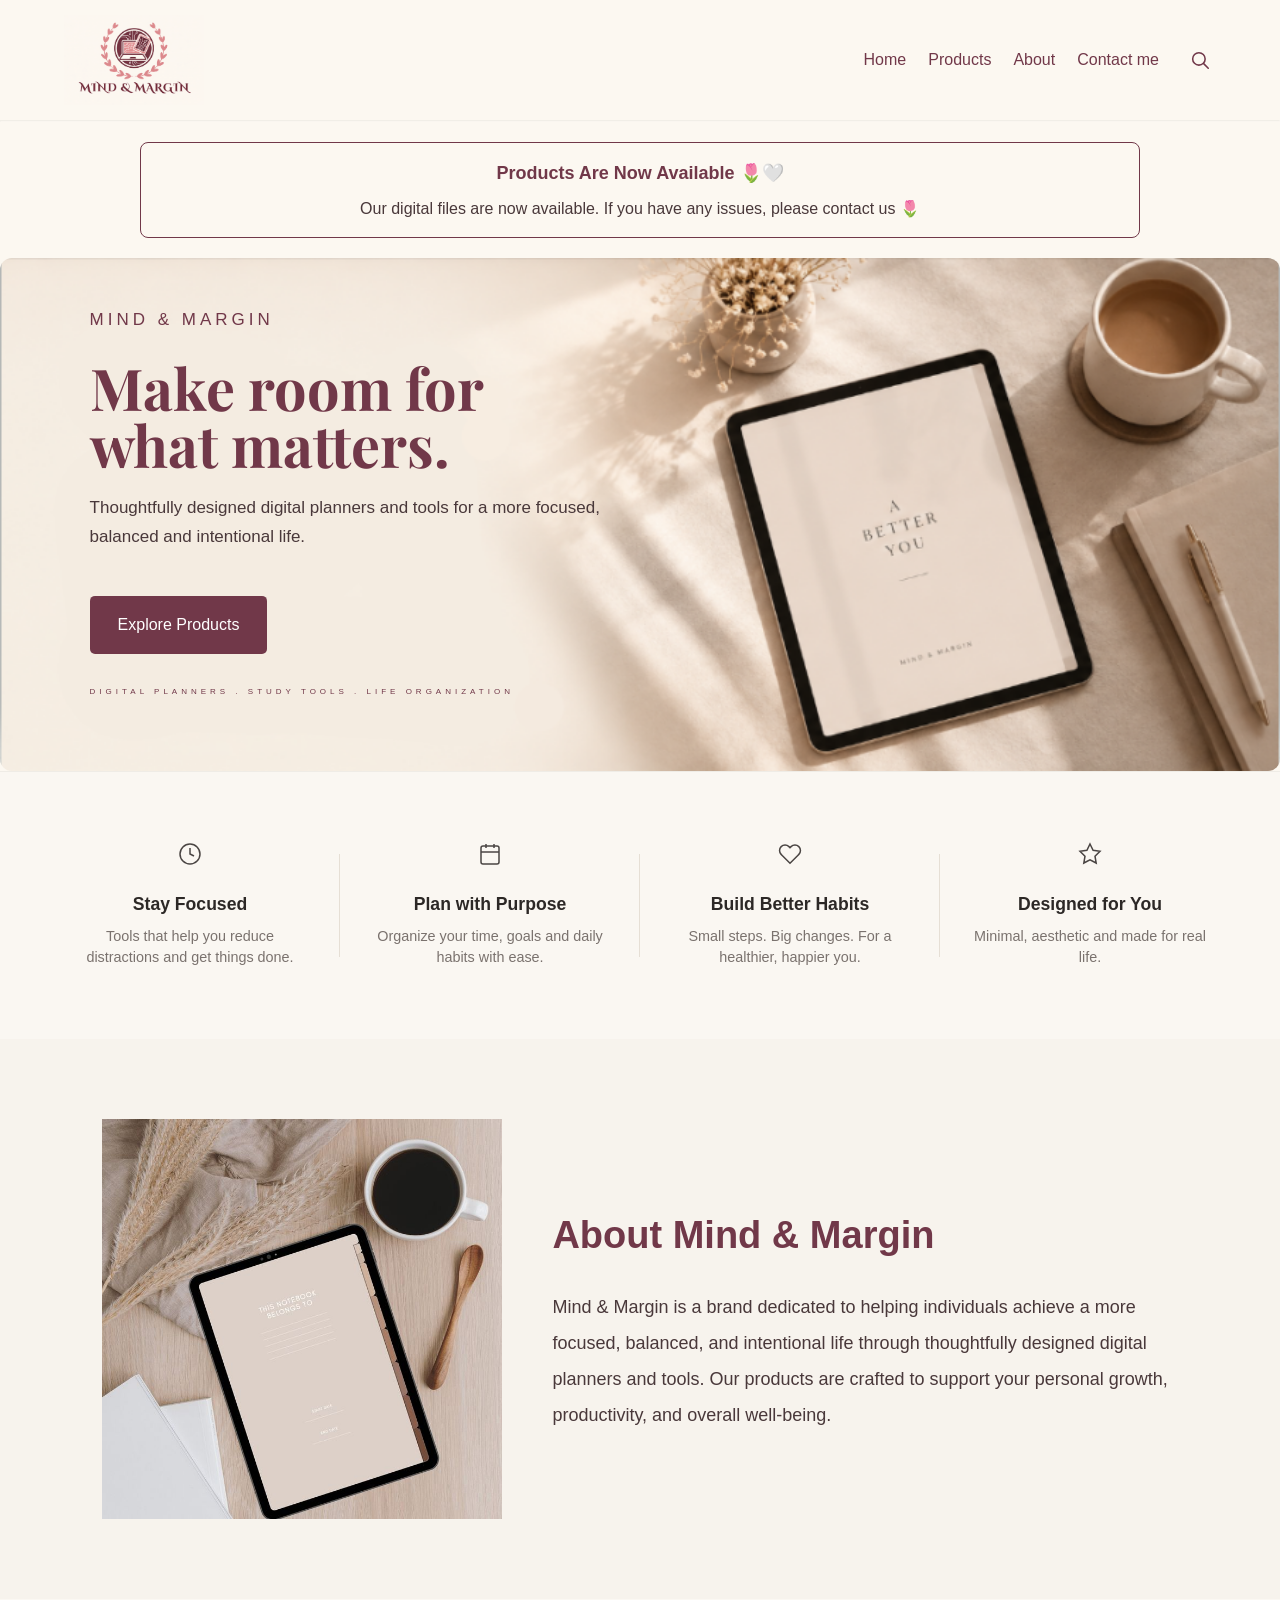
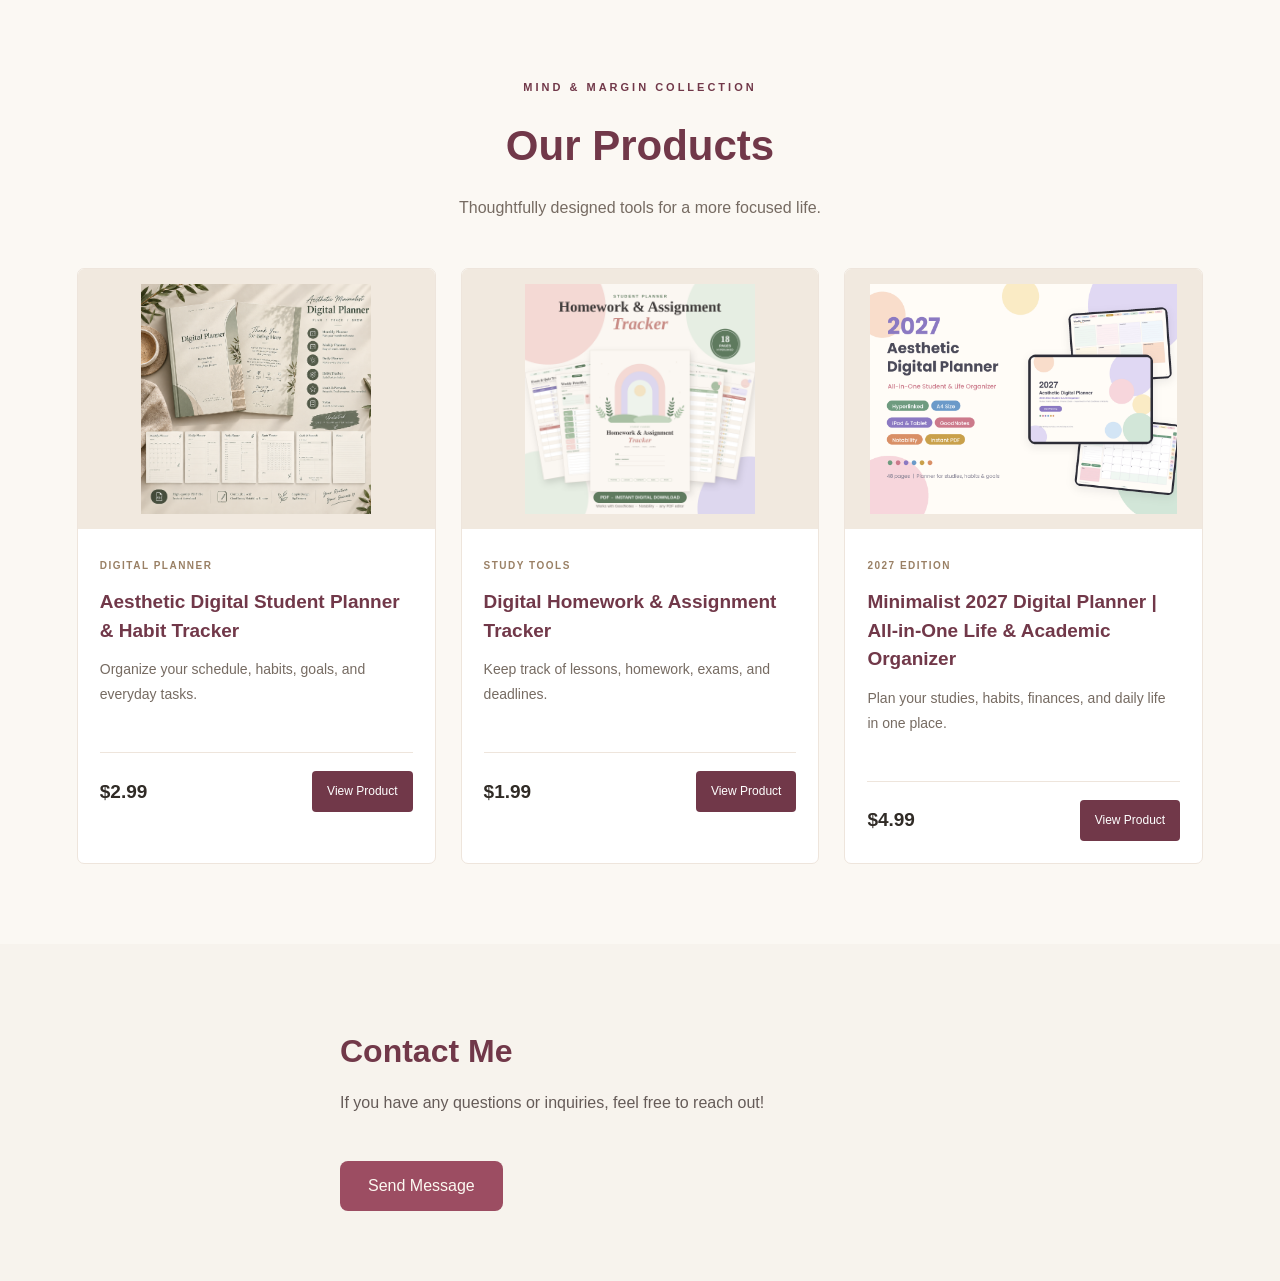
<file: index.html>
<!DOCTYPE html>
<html lang="en">

<head>
  <meta charset="UTF-8" />
  <meta name="viewport" content="width=device-width, initial-scale=1.0" />
  <link rel="stylesheet" href="style.css" />
  <title>Arc Store</title>
</head>

<body>
    <header class="main-header">
    <img src="imag/logo.png" alt="Mind & Margin Logo">

    <nav class="main-nav">
        <a href="#home">Home</a>
        <a href="#products">Products</a>
        <a href="#about">About</a>
        <a href="#contact">Contact me</a>
    </nav>
    <div class="header-actions">

        <!-- Search -->
        <button class="header-icon" id="search-toggle"
                type="button" aria-label="Open search">
            <svg viewBox="0 0 24 24" width="22" height="22"
                 fill="none" stroke="currentColor"
                 stroke-width="1.7" stroke-linecap="round">
                <circle cx="10.8" cy="10.8" r="6.8"></circle>
                <path d="m16 16 5 5"></path>
            </svg>
        </button>
        
    </div>
    </header>
    
    
    
    <div class="search-container" id="search-container" hidden>
        <input
            type="search"
            id="product-search"
            placeholder="Search products..."
            aria-label="Search products"
            autocomplete="off"
        >
        <div class="search-suggestions" id="search-suggestions"></div>
    </div>

    <hr/> 
    
    <div class="download-notice">
        <strong>Products Are Now Available 🌷🤍 </strong>
        <p>Our digital files are now available. 
            If you have any issues, please contact us 🌷
        </p>
    </div>

    <section class="hero" id="home">
        <div class="hero-content">
        <p class="eyebrow">MIND & MARGIN</p>

        <h1>Make room for what matters.</h1>

        <p class="hero-description">
            Thoughtfully designed digital planners and tools
            for a more focused, balanced and intentional life.
        </p>

        <a href="#products" class="hero-button">
            Explore Products
        </a>
        <p class="hero-subtitle">
            DIGITAL PLANNERS . STUDY TOOLS . LIFE ORGANIZATION
        </p>
    </div>

    <div class="hero-image">
        <img src="imag/back.png"
             alt="Mind & Margin workspace">
    </div>
    </section>

    <section class="features-section">
         <div class="features-container">
        <!-- العنصر الأول -->
        <div class="feature-item">
            <div class="feature-icon">
                <svg width="24" height="24" viewBox="0 0 24 24" fill="none" stroke="currentColor" stroke-width="1.5">
                    <circle cx="12" cy="12" r="10"></circle>
                    <path d="M12 6v6l4 2"></path>
                </svg>
            </div>
            <h3>Stay Focused</h3>
            <p>Tools that help you reduce distractions and get things done.</p>
        </div>

        <div class="feature-item">
            <div class="feature-icon">
                <svg width="24" height="24" viewBox="0 0 24 24" fill="none" stroke="currentColor" stroke-width="1.5">
                    <rect x="3" y="4" width="18" height="18" rx="2" ry="2"></rect>
                    <line x1="16" y1="2" x2="16" y2="6"></line>
                    <line x1="8" y1="2" x2="8" y2="6"></line>
                    <line x1="3" y1="10" x2="21" y2="10"></line>
                </svg>
            </div>
            <h3>Plan with Purpose</h3>
            <p>Organize your time, goals and daily habits with ease.</p>
        </div>

        <div class="feature-item">
            <div class="feature-icon">
                <svg width="24" height="24" viewBox="0 0 24 24" fill="none" stroke="currentColor" stroke-width="1.5">
                    <path d="M20.84 4.61a5.5 5.5 0 0 0-7.78 0L12 5.67l-1.06-1.06a5.5 5.5 0 0 0-7.78 7.78l1.06 1.06L12 21.23l7.78-7.78 1.06-1.06a5.5 5.5 0 0 0 0-7.78z"></path>
                </svg>
            </div>
            <h3>Build Better Habits</h3>
            <p>Small steps. Big changes. For a healthier, happier you.</p>
        </div>

        <div class="feature-item">
            <div class="feature-icon">
                <svg width="24" height="24" viewBox="0 0 24 24" fill="none" stroke="currentColor" stroke-width="1.5">
                    <polygon points="12 2 15.09 8.26 22 9.27 17 14.14 18.18 21.02 12 17.77 5.82 21.02 7 14.14 2 9.27 8.91 8.26 12 2"></polygon>
                </svg>
            </div>
            <h3>Designed for You</h3>
            <p>Minimal, aesthetic and made for real life.</p>
        </div>
    </div>
    </section>
        

    <section class="About" id="about">
        <div class="about-content">

        <img src="imag/about.jpg"
             alt="About Mind & Margin"
             class="about-logo">

        <div class="about-text">
            <h2>About Mind & Margin</h2>

            <p>
                Mind & Margin is a brand dedicated to helping individuals achieve a more focused, balanced, and intentional life through thoughtfully designed digital planners and tools. Our products are crafted to support your personal growth, productivity, and overall well-being.
            </p>
        </div>

    </div>
    </section>


    <section class="Products" id="products">

        <div class="products-heading">
        <span class="products-eyebrow">MIND & MARGIN COLLECTION</span>
        <h2>Our Products</h2>
        <p>Thoughtfully designed tools for a more focused life.</p>
        </div>

    <div class="products-container">
        <!-- Product 1 -->
        <div class="product-item">
            <img src="imag/degitalplanner.png" alt="Digital Student Planner">
            <div class="product-details">
                <span class="product-category">DIGITAL PLANNER</span>
                <h3>Aesthetic Digital Student Planner & Habit Tracker </h3>
                <p>Organize your schedule, habits, goals, and everyday tasks.</p>

                <div class="product-footer">
                    <span class="product-price">$2.99</span>
                    <a href="student-planner.html" class="product-button">
                    View Product </a>
                </div>
            </div>
        </div>
        <!-- Product 2 -->
        <div class="product-item">
            <img src="imag/homeworktracker.png" alt="Homework and Assignment Tracker">

            <div class="product-details">
                <span class="product-category">STUDY TOOLS</span>
                <h3>Digital Homework & Assignment Tracker</h3>
                <p>Keep track of lessons, homework, exams, and deadlines.</p>

                <div class="product-footer">
                    <span class="product-price">$1.99</span>
                    <a href="homework-tracker.html" class="product-button">
                    View Product </a>
                </div>
            </div>
        </div>
        <!-- Product 3 -->
        <div class="product-item">
            <img src="imag/2027digitalplanner.png" alt="2027 Digital Planner">

            <div class="product-details">
                <span class="product-category">2027 EDITION</span>
                <h3>Minimalist 2027 Digital Planner | All-in-One Life & Academic Organizer</h3>
                <p>Plan your studies, habits, finances, and daily life in one place.</p>

                <div class="product-footer">
                    <span class="product-price">$4.99</span>
                    <a href="2027-digital-planner.html" class="product-button">
                    View Product </a>
                </div>
            </div>
        </div>

        </div>
    </section>


    <section class="contact-section" id="contact">
        <div class="contact-container">
            <h2>Contact Me</h2>
            <p>If you have any questions or inquiries, feel free to reach out!</p>
            <a href="mailto:mindandmargin.support@gmail.com" class="contact-button">Send Message</a>
        </div>

    </section>



<script src="script.js"></script>
</body>

</html>
</file>
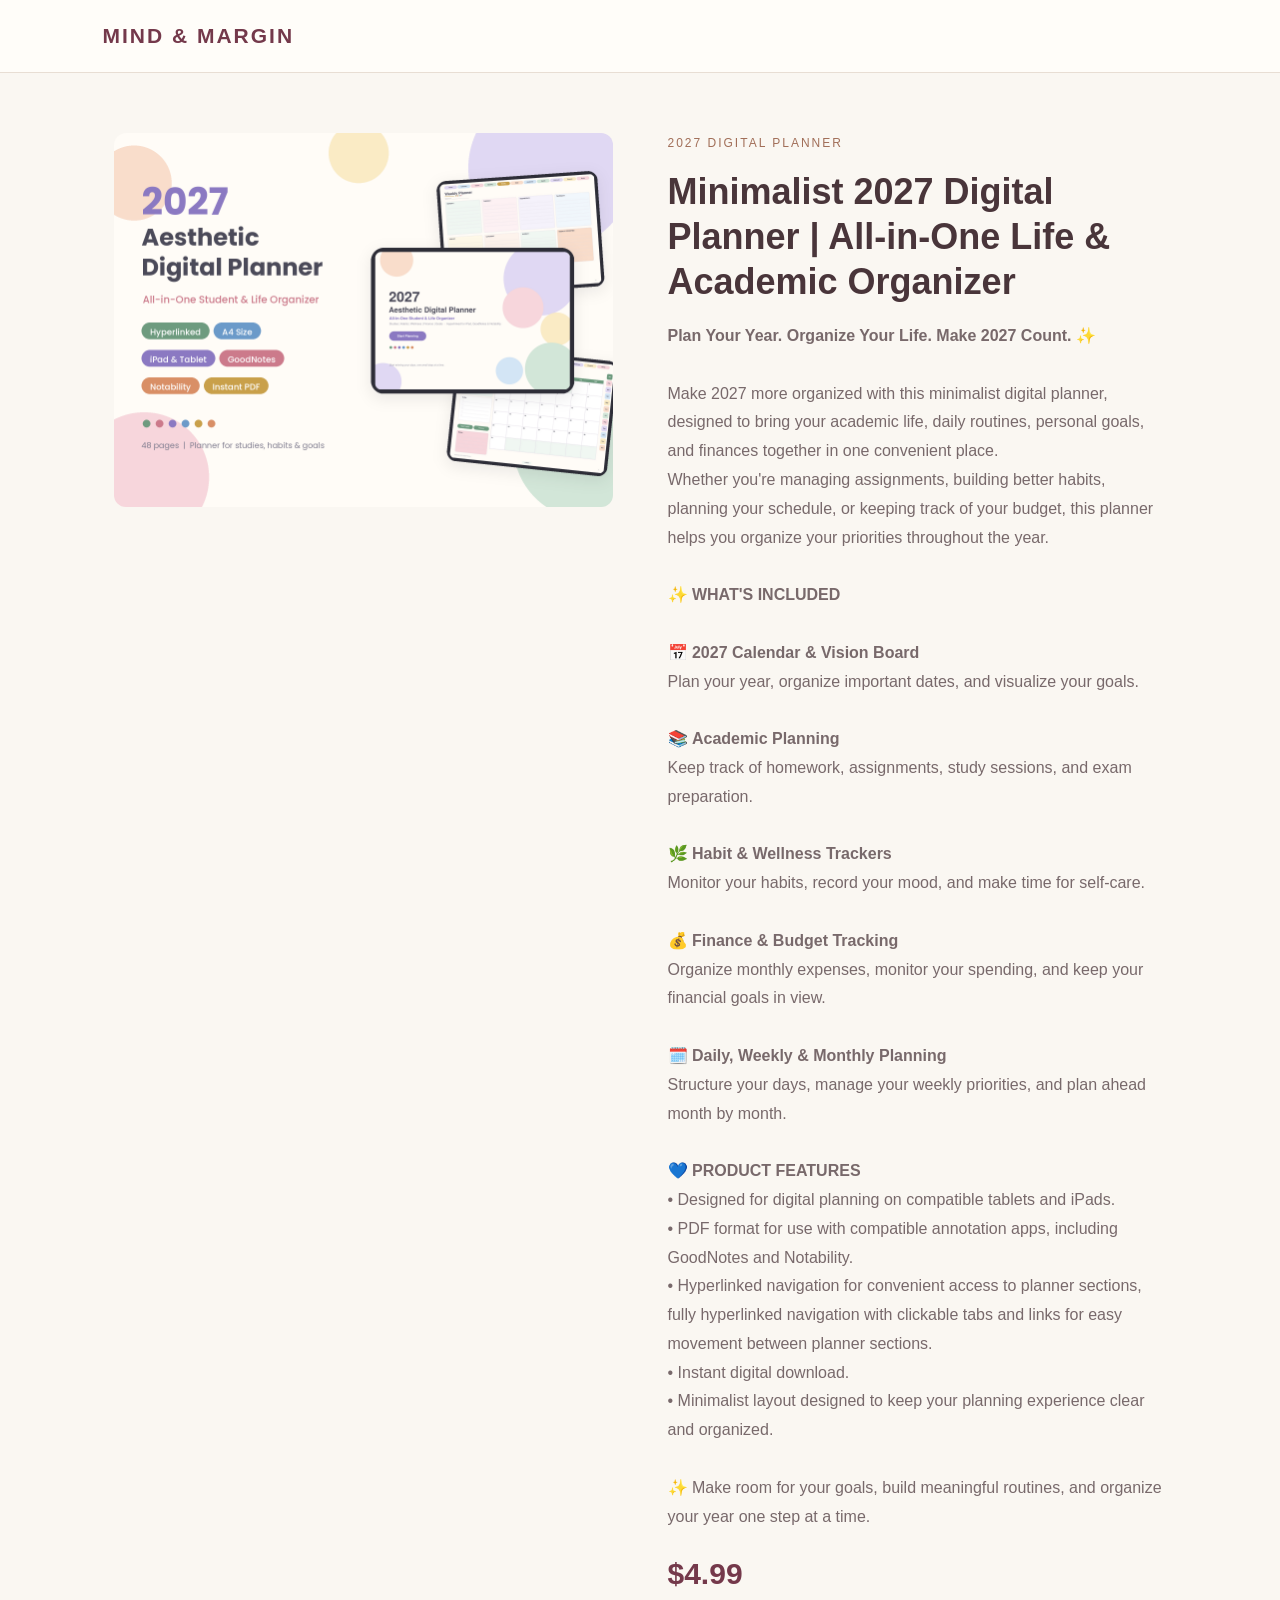
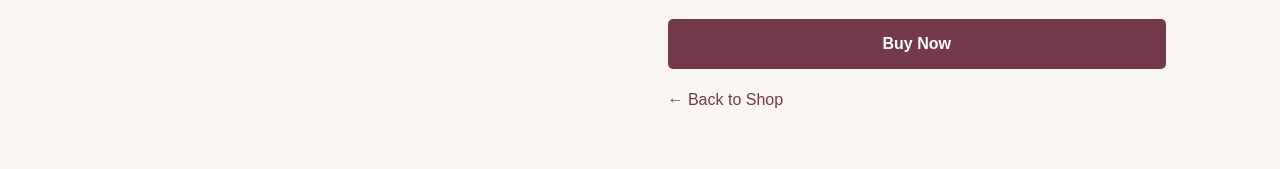
<file: 2027-digital-planner.html>
<!DOCTYPE html>
<html lang="en">
<head>
    <meta charset="UTF-8">
    <meta name="viewport" content="width=device-width, initial-scale=1.0">
    <title>2027 Digital Planner | MIND & MARGIN</title>

    <style>
        * {
            box-sizing: border-box;
        }

        body {
            margin: 0;
            background: #faf7f2;
            color: #49353a;
            font-family: Arial, sans-serif;
        }

        .navbar {
            padding: 24px 8%;
            border-bottom: 1px solid #e8ded4;
            background: #fffdf9;
        }

        .brand {
            color: #74394b;
            font-size: 21px;
            font-weight: bold;
            letter-spacing: 2px;
            text-decoration: none;
        }

        .container {
            max-width: 1100px;
            margin: 60px auto;
            padding: 0 24px;
            display: grid;
            grid-template-columns: 1fr 1fr;
            gap: 55px;
            align-items: start;
        }

        .product-image {
            width: 100%;
            display: block;
            border-radius: 12px;
        }

        .category {
            color: #a16e58;
            font-size: 12px;
            letter-spacing: 2px;
        }

        h1 {
            font-size: 36px;
            line-height: 1.25;
            margin: 18px 0;
        }

        .description {
            color: #78696b;
            line-height: 1.8;
        }

        .price {
            font-size: 30px;
            font-weight: bold;
            margin: 26px 0;
            color: #74394b;
        }

        .features {
            padding-left: 20px;
            line-height: 2;
            color: #66585a;
        }

        .buy-button {
            display: block;
            width: 100%;
            padding: 16px;
            background: #74394b;
            color: white;
            text-align: center;
            text-decoration: none;
            border-radius: 5px;
            font-weight: bold;
            margin-top: 28px;
        }

        .buy-button:hover {
            background: #5e2c3c;
        }

        .note {
            font-size: 12px;
            color: #8c7d7d;
            text-align: center;
            line-height: 1.6;
        }

        .back-link {
            display: inline-block;
            margin-top: 22px;
            color: #74394b;
            text-decoration: none;
        }

        @media (max-width: 700px) {
            .container {
                grid-template-columns: 1fr;
                gap: 30px;
                margin: 30px auto;
            }

            h1 {
                font-size: 29px;
            }
        }
    </style>
</head>

<body>

    <header class="navbar">
        <a href="index.html" class="brand">MIND & MARGIN</a>
    </header>

    

    <main class="container">

        <div>
            <img
                src="imag/2027digitalplanner.png"
                alt="Aesthetic 2027 Digital Planner preview"
                class="product-image"
            >
        </div>

        <section>
            <span class="category">2027 DIGITAL PLANNER</span>

            <h1>Minimalist 2027 Digital Planner | All-in-One Life & Academic Organizer</h1>

            <p class="description">
                <strong>Plan Your Year. Organize Your Life. Make 2027 Count.</strong> ✨

                <br><br>

                Make 2027 more organized with this minimalist digital planner,
                designed to bring your academic life, daily routines, personal
                goals, and finances together in one convenient place.

                <br>
                Whether you're managing assignments, building better habits,
                planning your schedule, or keeping track of your budget, this
                planner helps you organize your priorities throughout the year.

                <br><br>

                ✨ <strong>WHAT'S INCLUDED</strong>

                <br><br>

                📅 <strong>2027 Calendar & Vision Board</strong>
                <br>
                Plan your year, organize important dates, and visualize your goals.

                <br><br>

                📚 <strong>Academic Planning</strong>
                <br>
                Keep track of homework, assignments, study sessions,
                and exam preparation.

                <br><br>

                🌿 <strong>Habit & Wellness Trackers</strong>
                <br>
                Monitor your habits, record your mood, and make time for self-care.

                <br><br>

                💰 <strong>Finance & Budget Tracking</strong>
                <br>
                Organize monthly expenses, monitor your spending, and keep
                your financial goals in view.

                <br><br>

                🗓️ <strong>Daily, Weekly & Monthly Planning</strong>
                <br>
                Structure your days, manage your weekly priorities,
                and plan ahead month by month.

                <br><br>

                💙 <strong>PRODUCT FEATURES</strong>

                <br>

                • Designed for digital planning on compatible tablets and iPads.

                <br>

                • PDF format for use with compatible annotation apps,
                including GoodNotes and Notability.

                <br>

                •  Hyperlinked navigation for convenient access to planner sections,
                fully hyperlinked navigation with clickable tabs and links
                for easy movement between planner sections.

                <br>

                •  Instant digital download.

                <br>

                • Minimalist layout designed to keep your planning experience
                clear and organized.

                <br><br>

                ✨ Make room for your goals, build meaningful routines,
                and organize your year one step at a time.
            </p>

            <div class="price">$4.99</div>


           <a href="https://www.paypal.com/ncp/payment/EC4D5K38BQ8YU" class="buy-button" target="_blank">
                Buy Now
            </a>

            <a href="index.html" class="back-link">
                ← Back to Shop
            </a>
        </section>

    </main>
<script src="script.js"></script>
</body>
</html>
</file>
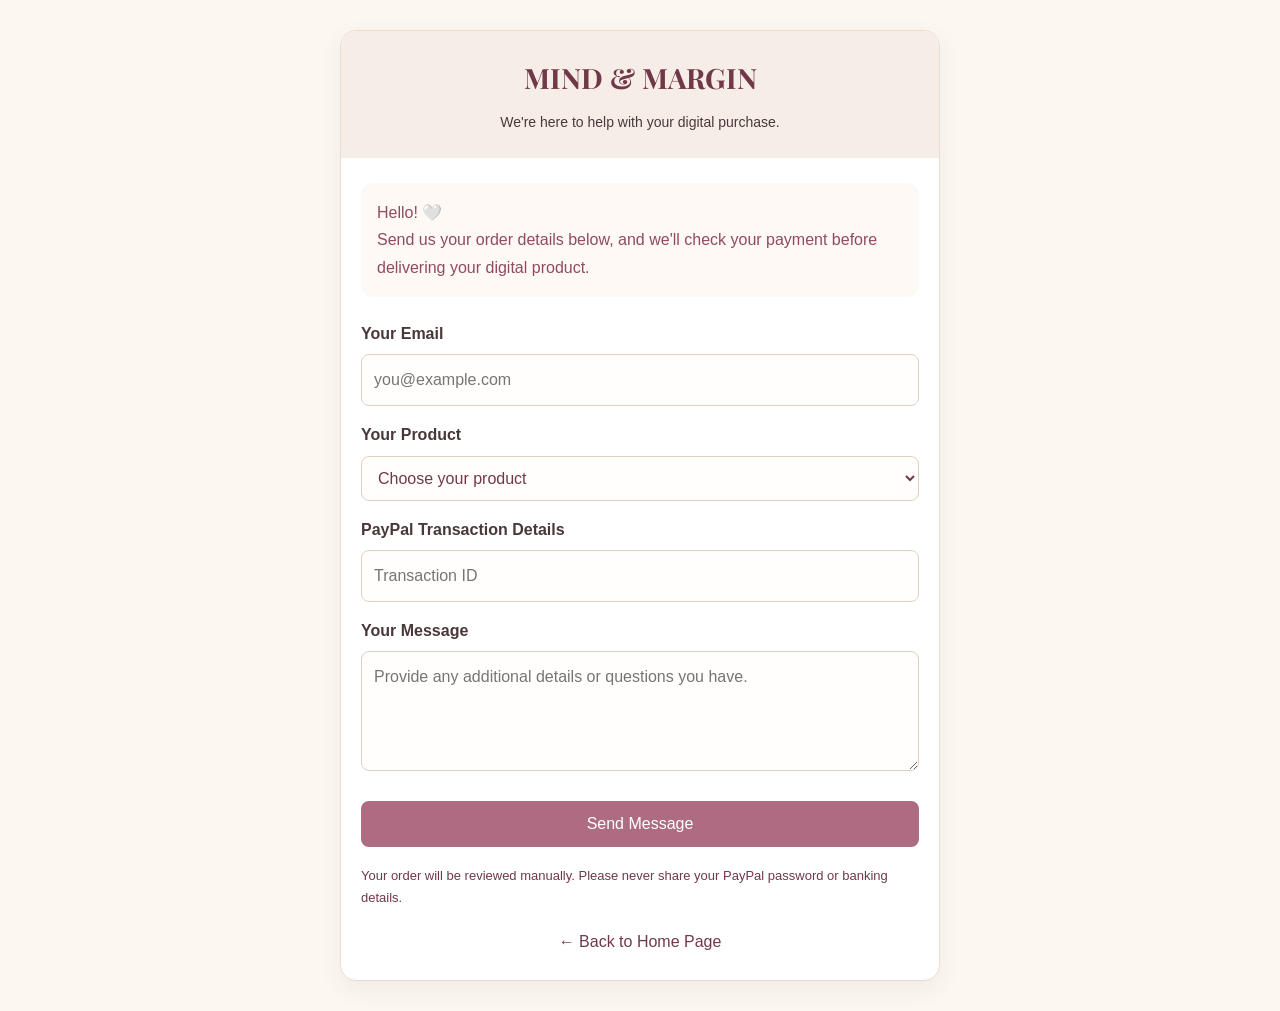
<file: chat.html>
<!DOCTYPE html>
<html lang="en">
<head>
    <meta charset="UTF-8">
    <meta name="viewport" content="width=device-width, initial-scale=1.0">
    <title>Payment Verification | MIND & MARGIN</title>
    <link rel="stylesheet" href="style.css">


    <style>
        body {
            margin: 0;
            background: #FCF8F1;
            color: #49383A;
            font-family: Arial, sans-serif;
        }

        .chat-section {
            min-height: 100vh;
            display: flex;
            justify-content: center;
            align-items: center;
            padding: 30px 16px;
            box-sizing: border-box;
        }

        .chat-container {
            width: 100%;
            max-width: 600px;
            background:#FFFFFF;
            border: 1px solid#E8DED2;
            border-radius: 16px;
            overflow: hidden;
            box-shadow: 0 8px 25px rgba(73, 56, 58, 0.07);
        }

        .chat-header {
            background:#f7ede7;
            padding: 25px 20px;
            text-align: center;
        }

        .chat-header h1 {
            margin: 0 0 10px;
            color: #713849;
            font-family: 'Playfair Display', serif;
            font-size: 28px;
        }

        .chat-header p {
            margin: 0;
            line-height: 1.6;
            font-size: 14px;
        }

        .chat-body {
            padding: 25px 20px;
        }

        .welcome-message {
            background: #fff9f5;
            padding: 16px;
            border-radius: 12px;
            line-height: 1.7;
            margin-bottom: 24px;
            color: #8f4b5f;
        }

        .chat-form label {
            display: block;
            margin: 16px 0 8px;
            font-weight: 600;
        }

        .chat-form input,
        .chat-form select,
        .chat-form textarea {
            width: 100%;
            padding: 12px;
            box-sizing: border-box;
            border: 1px solid #E1D0C0;
            border-radius: 8px;
            background: #FFFEFC;
            color: #713849;
            font: inherit;
        }

        .chat-form textarea {
            min-height: 120px;
            resize: vertical;
        }

        .chat-button {
            display: block;
            width: 100%;
            margin-top: 22px;
            padding: 14px;
            border: none;
            border-radius: 8px;
            background: #ad6c81;
            color: white;
            font-size: 16px;
            cursor: pointer;
            text-align: center;
            text-decoration: none;
            box-sizing: border-box;
        }

        .chat-button:hover {
            background: #A77B82;
        }

        .chat-note {
            font-size: 13px;
            line-height: 1.7;
            color: #713849;
            margin-top: 18px;
        }

        .back-link {
            display: block;
            text-align: center;
            margin-top: 20px;
            color: #713849;
            text-decoration: none;
        }

        .back-link:hover {
            text-decoration: underline;
        }

        @media (max-width: 480px) {
            .chat-header h1 {
                font-size: 24px;
            }

            .chat-body {
                padding: 20px 16px;
            }
        }
    </style>

        <!--Start of Tawk.to Script-->
        <script type="text/javascript">

            var Tawk_API=Tawk_API||{}, Tawk_LoadStart=new Date();
           (function(){
            var s1=document.createElement("script"),s0=document.getElementsByTagName("script")[0];
            s1.async=true;
            s1.src='https://embed.tawk.to/6ad7e08229e79234c7815a39/1k5dk9vm1';
            s1.charset='UTF-8';
            s1.setAttribute('crossorigin','*');
            s0.parentNode.insertBefore(s1,s0);
            })();
        </script>
        <!--End of Tawk.to Script-->

</head>

<body>

    <section class="chat-section">
        <div class="chat-container">

            <header class="chat-header">
                <h1>MIND & MARGIN</h1>
                <p>We're here to help with your digital purchase.</p>
            </header>

            <div class="chat-body">

                <div class="welcome-message">
                    Hello!  🤍 <br>
                    Send us your order details below, and we'll check your
                    payment before delivering your digital product.
                </div>

                <form class="chat-form" id="support-form">

                    <label for="customer-email">Your Email</label>
                    <input
                        type="email"
                        id="customer-email"
                        name="customer-email"
                        placeholder="you@example.com"
                        required
                    >

                    <label for="product">Your Product</label>
                    <select id="product" name="product" required>
                        <option value="">Choose your product</option>
                        <option value="Homework Tracker">Homework Tracker — $1.99</option>
                        <option value="Digital Student Planner">Digital Student Planner — $2.99</option>
                        <option value="2027 Digital Planner">2027 Digital Planner — $4.99</option>
                    </select>

                    <label for="transaction">PayPal Transaction Details</label>
                    <input
                        type="text"
                        id="transaction"
                        name="transaction"
                        placeholder="Transaction ID"
                        required
                    >

                    <label for="message">Your Message</label>
                    <textarea
                        id="message"
                        name="message"
                        placeholder="Provide any additional details or questions you have."
                        required
                    ></textarea>

                    <button type="submit" class="chat-button">
                        Send Message
                    </button>

                    <p class="chat-note">
                        Your order will be reviewed manually. Please never share
                        your PayPal password or banking details.
                    </p>

                </form>

                <a href="index.html" class="back-link">
                    ← Back to Home Page
                </a>

            </div>
        </div>
    </section>

    
    <script>
        document.getElementById("support-form").addEventListener("submit", function(event) {
            event.preventDefault();

            const customerEmail = document.getElementById("customer-email").value.trim();
            const product = document.getElementById("product").value;
            const transactionId = document.getElementById("transaction").value.trim();
            const message = document.getElementById("message").value.trim();

            const chatMessage =
            "Payment Verification Request\n" +
            "Customer Email: " + customerEmail + "\n" +
            "Product: " + product + "\n" +
            "PayPal Transaction ID: " + transactionId + "\n" +
            "Message: " + message;

            let attempts = 0;

            const waitForTawk = setInterval(function() {
                attempts++;

                if (
                    window.Tawk_API &&
                    typeof window.Tawk_API.setChatInputMessage === "function" &&
                    typeof window.Tawk_API.maximize === "function"
                ) {
                    clearInterval(waitForTawk);

                    window.Tawk_API.setChatInputMessage(chatMessage);
                    window.Tawk_API.maximize();

                } else if (attempts >= 40) {
                    clearInterval(waitForTawk);
                    alert("Live chat is still loading. Please refresh the page and try again.");
                }
            }, 250);
         });
    </script>


    
</body>
</html>
</file>
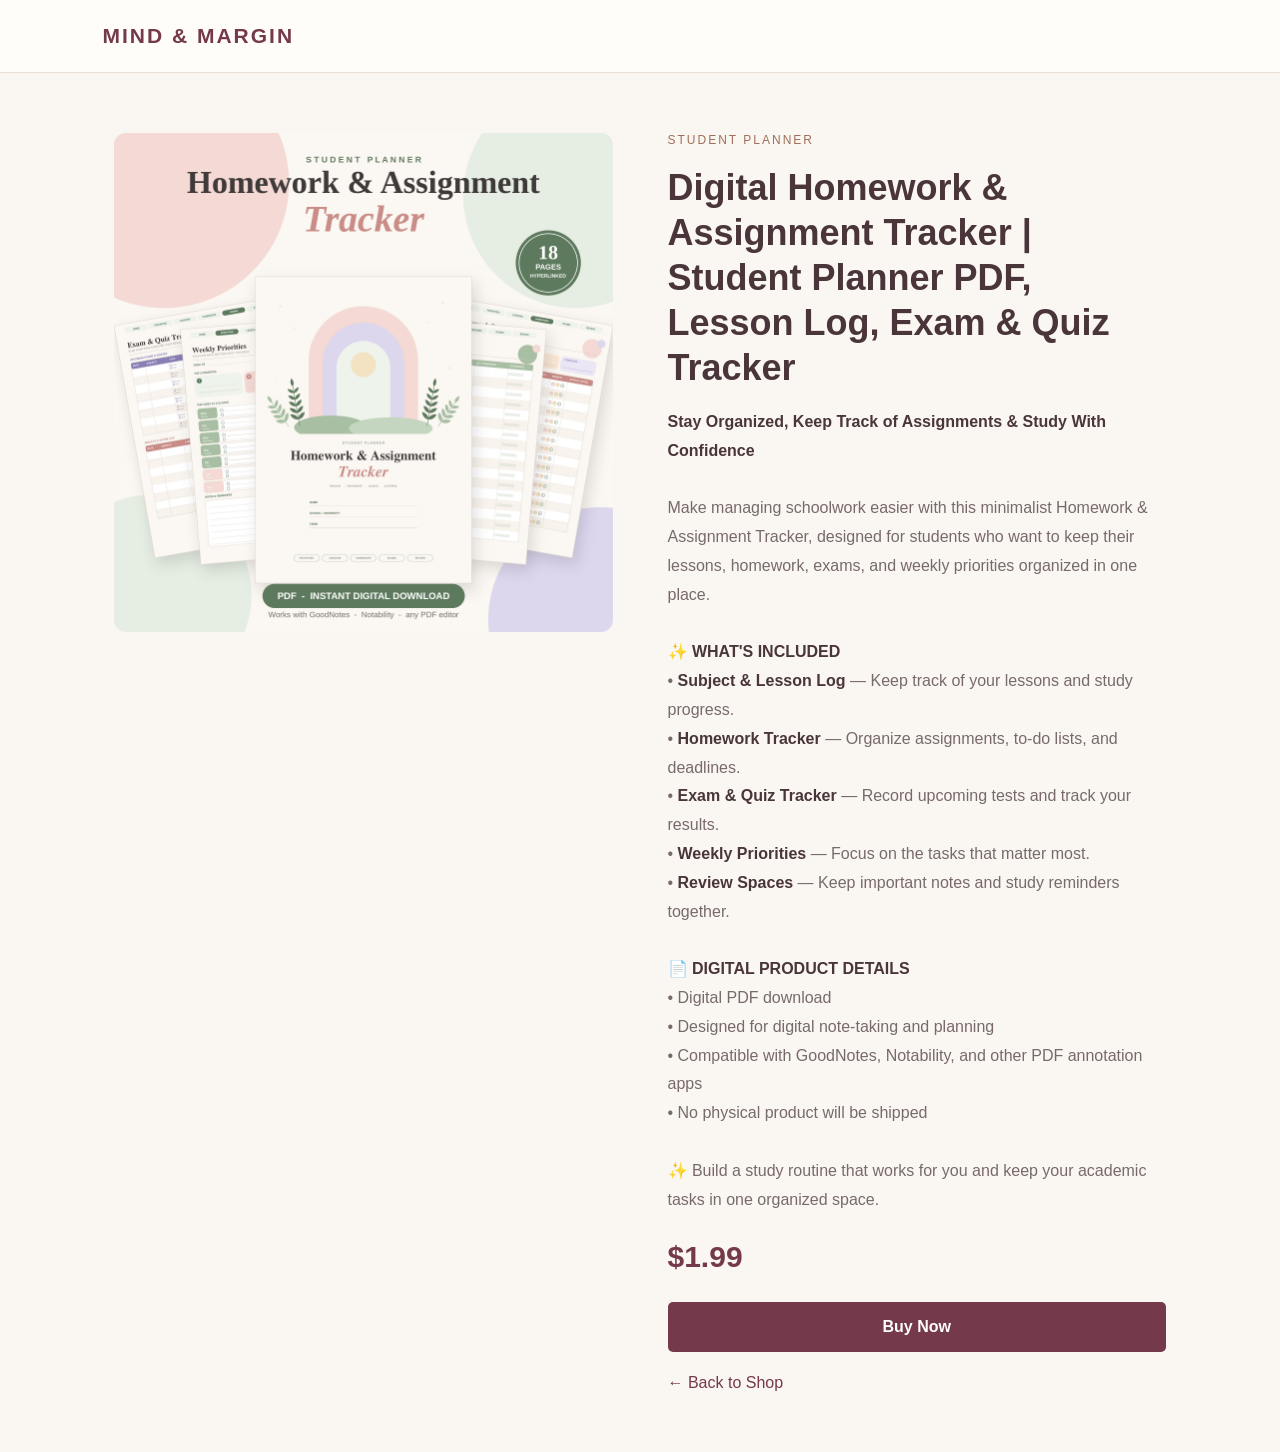
<file: homework-tracker.html>
<html lang="en">
<head>
    <meta charset="UTF-8">
    <meta name="viewport" content="width=device-width, initial-scale=1.0">

    <title>Homework & Assignment Tracker | MIND & MARGIN</title>

    <style>
        * {
            box-sizing: border-box;
        }

        body {
            margin: 0;
            background: #faf7f2;
            color: #49353a;
            font-family: Arial, sans-serif;
        }

        .navbar {
            padding: 24px 8%;
            border-bottom: 1px solid #e8ded4;
            background: #fffdf9;
        }

        .brand {
            color: #74394b;
            font-size: 21px;
            font-weight: bold;
            letter-spacing: 2px;
            text-decoration: none;
        }

        .container {
            max-width: 1100px;
            margin: 60px auto;
            padding: 0 24px;
            display: grid;
            grid-template-columns: 1fr 1fr;
            gap: 55px;
            align-items: start;
        }

        .product-image {
            width: 100%;
            display: block;
            border-radius: 12px;
        }

        .category {
            color: #a16e58;
            font-size: 12px;
            letter-spacing: 2px;
        }

        h1 {
            font-size: 36px;
            line-height: 1.25;
            margin: 18px 0;
        }

        .description {
            color: #78696b;
            line-height: 1.8;
        }

        .description strong {
            color: #49353a;
        }

        .price {
            font-size: 30px;
            font-weight: bold;
            margin: 26px 0;
            color: #74394b;
        }

        .buy-button {
            display: block;
            width: 100%;
            padding: 16px;
            background: #74394b;
            color: white;
            text-align: center;
            text-decoration: none;
            border-radius: 5px;
            font-weight: bold;
            margin-top: 28px;
        }

        .buy-button:hover {
            background: #5e2c3c;
        }

        .note {
            font-size: 12px;
            color: #8c7d7d;
            text-align: center;
            line-height: 1.6;
        }

        .back-link {
            display: inline-block;
            margin-top: 22px;
            color: #74394b;
            text-decoration: none;
        }

        @media (max-width: 700px) {
            .container {
                grid-template-columns: 1fr;
                gap: 30px;
                margin: 30px auto;
            }

            h1 {
                font-size: 29px;
            }
        }
    </style>
</head>

<body>

    <header class="navbar">
        <a href="index.html" class="brand">MIND & MARGIN</a>
    </header>

    <main class="container">

        <div>
            <img
                src="imag/homeworktracker.png"
                alt="Aesthetic Homework and Assignment Tracker digital planner preview"
                class="product-image"
            >
        </div>

        <section>
            <span class="category">STUDENT PLANNER</span>

            <h1>Digital Homework & Assignment Tracker | Student Planner PDF, Lesson Log, Exam & Quiz Tracker</h1>

    <p class="description">
        <strong>Stay Organized, Keep Track of Assignments & Study With Confidence</strong>

        <br><br>

        Make managing schoolwork easier with this minimalist
        Homework & Assignment Tracker, designed for students
        who want to keep their lessons, homework, exams, and weekly
        priorities organized in one place.
 
        <br><br>

        ✨ <strong>WHAT'S INCLUDED</strong>

        <br>

        • <strong>Subject & Lesson Log</strong> — Keep track of your lessons and study progress.

        <br>

        • <strong>Homework Tracker</strong> — Organize assignments, to-do lists, and deadlines.

        <br>

        •  <strong>Exam & Quiz Tracker</strong> — Record upcoming tests and track your results.

        <br>

        • <strong>Weekly Priorities</strong> — Focus on the tasks that matter most.

        <br>

        • <strong>Review Spaces</strong> — Keep important notes and study reminders together.

        <br><br>

        📄 <strong>DIGITAL PRODUCT DETAILS</strong>

        <br>

        • Digital PDF download

        <br>

        • Designed for digital note-taking and planning

        <br>

        • Compatible with GoodNotes, Notability, and other PDF annotation apps

        <br>

        • No physical product will be shipped

        <br><br>

        ✨ Build a study routine that works for you and keep your
        academic tasks in one organized space.
    </p>
        
        <div class="price">$1.99</div>


        <a href="https://www.paypal.com/ncp/payment/UCZ6HVNF3EJKQ" class="buy-button" target="_blank">
            Buy Now
            </a>

        <a href="index.html" class="back-link">
            ← Back to Shop
        </a>
    </section>

    </main>
<script src="script.js"></script>
</body>
</html>
</file>
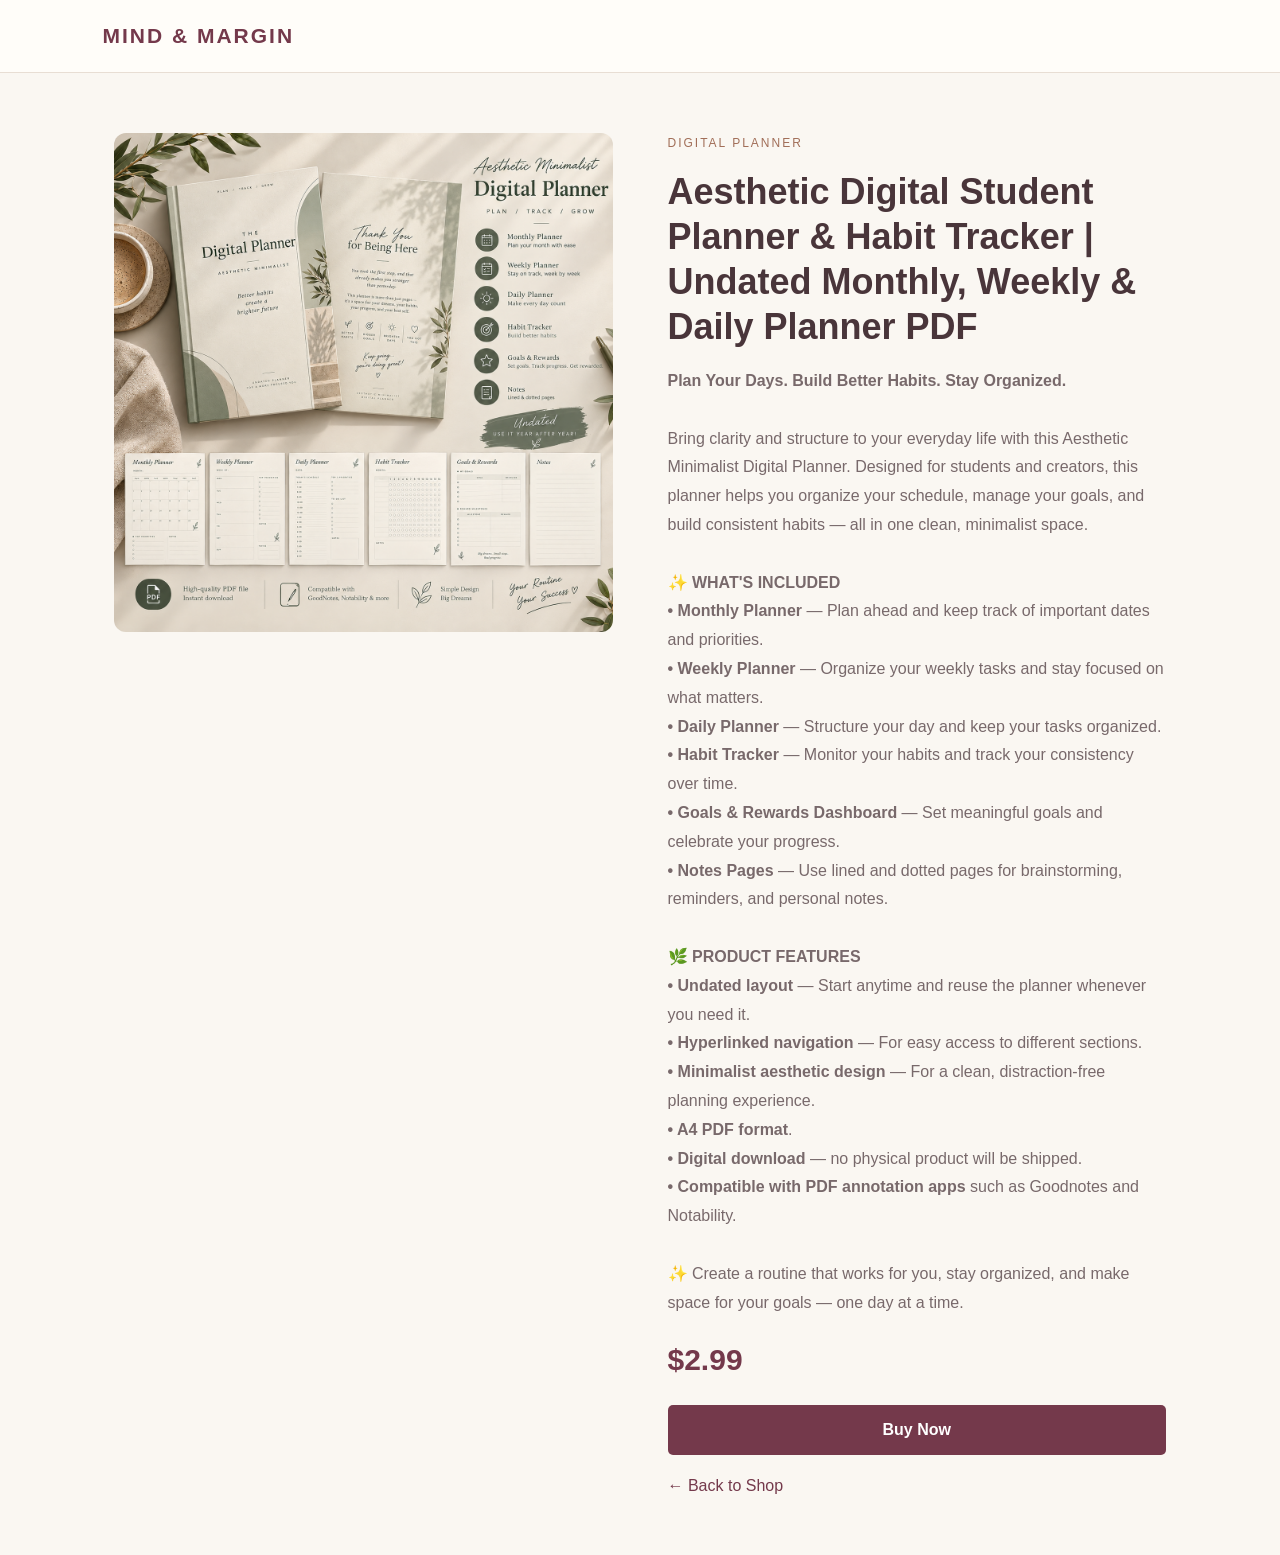
<file: student-planner.html>
<!DOCTYPE html>
<html lang="en">
<head>
    <meta charset="UTF-8">
    <meta name="viewport" content="width=device-width, initial-scale=1.0">
    <title>Digital Student Planner | MIND & MARGIN</title>

    <style>
        * {
            box-sizing: border-box;
        }

        body {
            margin: 0;
            background: #faf7f2;
            color: #49353a;
            font-family: Arial, sans-serif;
        }

        .navbar {
            padding: 24px 8%;
            border-bottom: 1px solid #e8ded4;
            background: #fffdf9;
        }

        .brand {
            color: #74394b;
            font-size: 21px;
            font-weight: bold;
            letter-spacing: 2px;
            text-decoration: none;
        }

        .container {
            max-width: 1100px;
            margin: 60px auto;
            padding: 0 24px;
            display: grid;
            grid-template-columns: 1fr 1fr;
            gap: 55px;
            align-items: start;
        }

        .product-image {
            width: 100%;
            display: block;
            border-radius: 12px;
        }

        .category {
            color: #a16e58;
            font-size: 12px;
            letter-spacing: 2px;
        }

        h1 {
            font-size: 36px;
            line-height: 1.25;
            margin: 18px 0;
        }

        .description {
            color: #78696b;
            line-height: 1.8;
        }

        .price {
            font-size: 30px;
            font-weight: bold;
            margin: 26px 0;
            color: #74394b;
        }

        .features {
            padding-left: 20px;
            line-height: 2;
            color: #66585a;
        }

        .buy-button {
            display: block;
            width: 100%;
            padding: 16px;
            background: #74394b;
            color: white;
            text-align: center;
            text-decoration: none;
            border-radius: 5px;
            font-weight: bold;
            margin-top: 28px;
        }

        .buy-button:hover {
            background: #5e2c3c;
        }

        .note {
            font-size: 12px;
            color: #8c7d7d;
            text-align: center;
            line-height: 1.6;
        }

        .back-link {
            display: inline-block;
            margin-top: 22px;
            color: #74394b;
            text-decoration: none;
        }

        @media (max-width: 700px) {
            .container {
                grid-template-columns: 1fr;
                gap: 30px;
                margin: 30px auto;
            }

            h1 {
                font-size: 29px;
            }
        }
    </style>
</head>

<body>

    <header class="navbar">
        <a href="index.html" class="brand">MIND & MARGIN</a>
    </header>



    <main class="container">

        <div>
            <img
                src="imag/degitalplanner.png"
                alt="Digital Student Planner preview"
                class="product-image"
            >
        </div>

    <section>
        <span class="category">DIGITAL PLANNER</span>

        <h1>Aesthetic Digital Student Planner & Habit Tracker | Undated Monthly, Weekly & Daily Planner PDF</h1>

           
    <p class="description">
        <strong>Plan Your Days. Build Better Habits. Stay Organized.</strong>
        <br><br>
        Bring clarity and structure to your everyday life with this
        Aesthetic Minimalist Digital Planner. Designed for students
        and creators, this planner helps you organize your schedule,
        manage your goals, and build consistent habits — all in one
        clean, minimalist space.

        <br><br>
        ✨ <strong>WHAT'S INCLUDED</strong>
        <br>
        <strong>• Monthly Planner</strong> — Plan ahead and keep track of important dates and priorities.
        <br>
        <strong>• Weekly Planner</strong> — Organize your weekly tasks and stay focused on what matters.
        <br>
        <strong>• Daily Planner</strong> — Structure your day and keep your tasks organized.
        <br>
        <strong>• Habit Tracker</strong> — Monitor your habits and track your consistency over time.
        <br>
        <strong>• Goals & Rewards Dashboard</strong> — Set meaningful goals and celebrate your progress.
        <br>
        <strong>• Notes Pages</strong> — Use lined and dotted pages for brainstorming, reminders, and personal notes.

        <br><br>
        🌿 <strong>PRODUCT FEATURES</strong>
        <br>
        <strong>• Undated layout</strong> — Start anytime and reuse the planner whenever you need it.
        <br>
        <strong>• Hyperlinked navigation</strong> — For easy access to different sections.
        <br>
        <strong>• Minimalist aesthetic design</strong> — For a clean, distraction-free planning experience.
        <br>
        <strong>• A4 PDF format</strong>.
        <br>
        <strong>• Digital download</strong> — no physical product will be shipped.
        <br>
        <strong>• Compatible with PDF annotation apps</strong> such as Goodnotes and Notability.

        <br><br>
        ✨ Create a routine that works for you, stay organized,
        and make space for your goals — one day at a time.
    </p>

          
        <div class="price">$2.99</div>


        <a href="https://www.paypal.com/ncp/payment/YFY7MDU4TT658" class="buy-button" target="_blank">
            Buy Now
        </a>

        <a href="index.html" class="back-link">
            ← Back to Shop
        </a>
    </section>

    </main>
<script src="script.js"></script>  
</body>
</html>
</file>
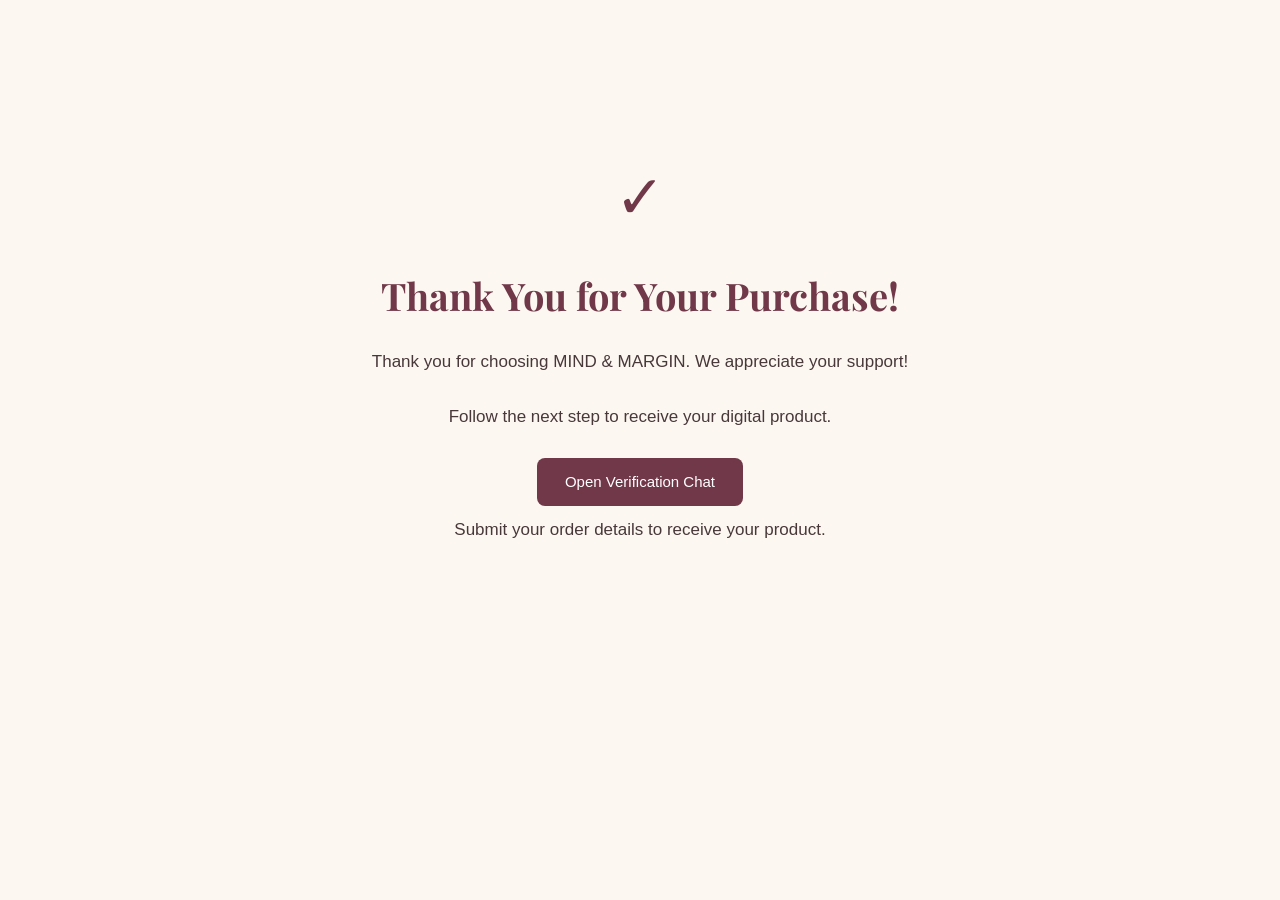
<file: thank-you.html>
<!DOCTYPE html>
<html lang="en">
<head>
    <meta charset="UTF-8">
    <meta name="viewport" content="width=device-width, initial-scale=1.0">
    <title>Thank You | MIND & MARGIN</title>
    <link rel="stylesheet" href="style.css">
    <style>
        .thank-you-section {
            min-height: 80vh;
            display: flex;
            justify-content: center;
            align-items: center;
            padding: 40px 20px;
            text-align: center;
            background: #FCF8F1;
        }

        .thank-you-content {
            max-width: 600px;
            padding: 40px 25px;
        }

        .thank-you-icon {
            font-size: 60px;
            color: #713849;
            margin-bottom: 20px;
        }

        .thank-you-content h1 {
            color: #713849;
            font-family: 'Playfair Display', serif;
            font-size: 38px;
            margin-bottom: 20px;
        }

        .thank-you-content p {
            color: #49383A;
            font-size: 17px;
            line-height: 1.8;
            margin-bottom: 25px;
        }

        
        
        
        .chat-cta {
            text-align: center;
            margin-top: 22px;
        }

        .chat-cta .chat-button {
            display: inline-block;
            width: auto;
            margin-top: 0;
            padding: 12px 28px;
            border: none;
            border-radius: 8px;
            background: #713849;
            color: white;
            font-size: 15px;
            cursor: pointer;
            text-align: center;
            text-decoration: none;
            box-sizing: border-box;
            transition: background 0.3s ease;
        }

        .chat-cta .chat-button:hover {
            background: #A77B82;
        }

        .chat-description {
            max-width: 490px;
            margin: 9px auto 0;
            color: #49383A;
            font-size: 2px;
            line-height: 1.5;
        }


        @media (max-width: 600px) {
            .thank-you-content h1 {
                font-size: 30px;
            }
        }
    </style>
</head>

<body>

    <section class="thank-you-section">
        <div class="thank-you-content">

            <div class="thank-you-icon">✓</div>

            <h1>Thank You for Your Purchase!</h1>

            <p>
                Thank you for choosing MIND & MARGIN.
                We appreciate your support!
            </p>

            <p>
                Follow the next step to receive your digital product.
            </p>
             
            
       <div class="chat-cta">
            <a href="chat.html" class="chat-button">
            Open Verification Chat
            </a>

        <p class="chat-description">
            Submit your order details to receive your product.
        </p>
        </div>

            

        </div>
    </section>

</body>
</html>
</file>
<file: style.css>
@import url('https://fonts.googleapis.com/css2?family=Playfair+Display:ital,wght@0,400..900;1,400..900&display=swap');

*{ margin: 0; 
padding: 0;
box-sizing: border-box; 
scroll-behavior: smooth; }

body{
    font-family: Arial, sans-serif;
    line-height: 1.6;
    background-color: #FCF8F1;
    color: #49383A;
}



.main-header {
    display: flex;
    flex-direction: row;
    justify-content: space-between;
    align-items: center;
    width: 100%;
    box-sizing: border-box;
    padding: 10px 20px;
}

.main-header img {
    width: 140px;
    height: auto;
    display: block;
}

.main-nav {
    display: flex;
    flex-direction: row;
    align-items: center;
    gap: 25px;
}

.main-nav a {
    color: #ebccd5;
    text-decoration: none;
}

.main-nav ul {
    list-style: none;
    display: flex;
    gap: 2rem;
}

.main-nav a {
    color: #9c4d62;
    text-decoration: none;
}
.main-nav a:hover {
    color: #ebcad1;
}

hr {
    opacity: 10%;
}

/* Hero Section */


.hero {
  position: relative;
  width: 100%;
  min-height: 500px;
  overflow: hidden;
  border-radius: 12px;
}

.hero img {
  width: 100%;
  height: auto ;
  object-fit: cover;
  object-position: center;
  display: block;
}

.hero-content {
  position: absolute;
  top: 50%;
  left: 7%;
  transform: translateY(-50%);
  width: 40%;
  text-align: left;
  color: #fff;
  z-index: 2;
}

.hero-content h1 {
  font-size: clamp(35px, 3.5vw, 55px);
  line-height: 1.25;
  margin-bottom: 10px;
}

.hero-content p {
  font-size: 17px;
  line-height: 1.7;
  margin-bottom: 24px;
}

@media (max-width: 768px) {
  .hero,
  .hero img {
    min-height: 800px;
    height: 900px;
  }

  .hero-content {
    left: 5%;
    width: 65%;
  }
}

.eyebrow {
    color: #713849;
    letter-spacing: 4px;
    font-size: 13px;
}

.hero-content .hero-subtitle {
  margin-top: 30px;
  font-size: 8px;
  letter-spacing: 4px;
  text-transform: uppercase;
  color: #713849;
  line-height: 2;
}

.hero h1 {
    font-family: Playfair Display;
    color: #713849;
    font-size: clamp(40px, 4.5vw, 68px);
    line-height: 1;
    margin: 20.5px 0;
}

.hero-description {
    color: #49383A;
    font-family: 'DM Sans', sans-serif;
    font-size: 17px;
    line-height: 1.8;
    max-width: 520px;
}

.hero-button {
    display: inline-block;
    margin-top: 20.25px;
    padding: 16px 28px;
    background-color: #713849;
    color: white;
    text-decoration: none;
    border-radius: 5px;
}

.hero-button:hover {
    background-color: #59303D;
}

.hero-image {
    flex: 1.1;
    min-width: 0;
}

.hero-image img {
    display: block;
    width: 100%;
    max-width: 100%;
    height: auto;
    object-fit: contain;
    object-position: center;
    border-radius: 4px;
}

/* Small screens */
@media (max-width: 768px) {
    .hero {
        flex-direction: column;
        padding: 35px 20px;
        gap: 30px;
    }

    .hero-image {
        width: 100%;
    }

    .hero-image img {
        height: 320px;
    }
}



.features-section {
    background-color: #FAF7F2; 
    padding: 60px 20px;
    font-family: 'Inter', sans-serif;
    border-top: 1px solid #EFECE6;
}


.features-container {
    max-width: 1200px;
    margin: 0 auto;
    display: grid;
    grid-template-columns: repeat(4, 1fr); 
    gap: 0;
    text-align: center;
}

.feature-item {
    display: flex;
    flex-direction: column;
    align-items: center;
    padding: 10px 20px;
    position: relative;
}


.feature-item:not(:last-child)::after {
    content: '';
    position: absolute;
    right: 0;
    top: 15%;
    height: 70%;
    width: 1px;
    background-color: #E6DFD5; 
}


.feature-icon {
    margin-bottom: 16px;
    color: #4A4543;
}


.feature-item h3 {
    font-size: 1.1rem;
    font-weight: 600;
    color: #2C2826;
    margin-bottom: 8px;
}

/* النص التوضيحي */
.feature-item p {
    font-size: 0.9rem;
    color: #7A726E;
    line-height: 1.5;
    max-width: 240px;
}

@media (max-width: 900px) {
    .features-container {
        grid-template-columns: repeat(2, 1fr);
        gap: 40px 20px;
    }
    .feature-item:not(:last-child)::after {
        display: none;
    }
}

@media (max-width: 550px) {
    .features-container {
        grid-template-columns: 1fr;
    }
}

/* ABOUT SECTION */
.About {
    width: 100%;
    padding: 80px 8%;
    background: #f7f3ed;
    box-sizing: border-box;
}

.about-content {
    display: flex;
    align-items: center;
    gap: 50px;
}

.about-logo {
    max-width: 400px;
    width: 100%;
    height: auto;
    object-fit: contain;
}

.about-text {
    flex: 1;
    display: flex;
    flex-direction: column;
    align-items: flex-start;
}

.about-text h2 {
    color: #713849;
    font-size: 38px;
    font-weight: 700;
    margin: 0 0 24px;
}

.about-text p {
    font-size: 18px;
    line-height: 2;
    margin: 0;
}

@media (max-width: 768px) {
    .about-content {
        flex-direction: column;
        align-items: stretch;
    }

    .about-logo {
        width: 100%;
    }
}


/* HEADER LAYOUT */
.main-header {
    display: flex;
    align-items: center;
    justify-content: space-between;
    gap: 25px;
    padding: 15px 5%;
    position: relative;
}

.header-logo {
    max-width: 160px;
    height: auto;
    display: block;
}

.main-nav {
    display: flex;
    align-items: center;
    gap: 25px;
    flex-wrap: wrap;
}

.main-nav a {
    color: #713849;
    text-decoration: none;
    transition: color 0.2s ease;
}

.main-nav a:hover {
    color: #a1344f;
}

/* SEARCH AND CART ICONS */
.header-actions {
    display: flex;
    align-items: center;
    gap: 18px;
    flex-shrink: 0;
}

.header-icon {
    position: relative;
    display: inline-flex;
    align-items: center;
    justify-content: center;
    color: #713849;
    background: transparent;
    border: none;
    padding: 5px;
    cursor: pointer;
    text-decoration: none;
}

.header-icon:hover {
    color: #a1344f;
}

.cart-count {
    position: absolute;
    top: -5px;
    right: -6px;
    min-width: 16px;
    height: 16px;
    padding: 0 2px;
    border-radius: 50%;
    background: #713849;
    color: #f3e4eb;
    font-size: 10px;
    display: flex;
    align-items: center;
    justify-content: center;
}

/* SEARCH INPUT */
.search-panel {
    display: none;
    padding: 12px 5%;
    justify-content: flex-end;
}

.search-panel.active {
    display: flex;
}

.search-panel input {
    width: min(100%, 320px);
    padding: 12px 15px;
    border: 1px solid #d8c6c4;
    border-radius: 4px;
    background: #fff;
    color: #713849;
    font: inherit;
    box-sizing: border-box;
}

.search-panel input:focus {
    outline: 2px solid #713849;
    outline-offset: 2px;
}

/* MOBILE */
@media (max-width: 700px) {
    .main-header {
        gap: 12px;
        flex-wrap: wrap;
    }

    .header-logo {
        max-width: 115px;
    }

    .main-nav {
        order: 3;
        width: 100%;
        justify-content: center;
        gap: 16px;
    }

    .main-nav a {
        font-size: 13px;
    }

    .header-actions {
        margin-left: auto;
        gap: 12px;
    }
}



.main-header {
    display: flex;
    align-items: center;
    justify-content: space-between;
    gap: 25px;
}

.header-logo {
    margin-right: auto;
    flex-shrink: 0;
}

.main-nav {
    display: flex;
    align-items: center;
    justify-content: flex-end;
    gap: 22px;
    flex-direction: row;
    flex-wrap: nowrap;
    margin-left: auto;
}

.header-actions {
    display: flex;
    align-items: center;
    gap: 15px;
    flex-shrink: 0;
}

.main-nav a {
    white-space: nowrap;
}



html {
    scroll-behavior: smooth;
}

#products {
    scroll-margin-top: 30px;
}


/* PRODUCTS SECTION */
.Products {
    background: #fbf8f3;
    padding: 80px 6%;
    box-sizing: border-box;
}

.products-heading {
    text-align: center;
    max-width: 700px;
    margin: 0 auto 45px;
}

.products-eyebrow {
    display: block;
    color: #713849;
    font-size: 11px;
    font-weight: 700;
    letter-spacing: 3px;
    margin-bottom: 15px;
}

.products-heading h2 {
    color: #713849;
    font-size: clamp(30px, 4vw, 42px);
    margin: 0 0 15px;
}

.products-heading p {
    color: #766b62;
    font-size: 16px;
    line-height: 1.8;
    margin: 0;
}

.products-container {
    max-width: 1200px;
    margin: 0 auto;
    display: grid;
    grid-template-columns: repeat(3, minmax(0, 1fr));
    gap: 25px;
}

.product-item {
    background: #ffffff;
    border: 1px solid #eee5dc;
    border-radius: 7px;
    overflow: hidden;
    transition: transform 0.25s ease, box-shadow 0.25s ease;
}

.product-item:hover {
    transform: translateY(-4px);
    box-shadow: 0 10px 25px rgba(65, 42, 42, 0.08);
}

.product-item > img {
    display: block;
    width: 100%;
    height: 260px;
    object-fit: contain;
    padding: 15px;
    box-sizing: border-box;
    background: #f1e9df;
}

.product-details {
    padding: 22px;
}

.product-category {
    color: #9a8065;
    font-size: 10px;
    font-weight: 700;
    letter-spacing: 1.5px;
}

.product-item h3 {
    color: #713849;
    font-size: 19px;
    line-height: 1.5;
    margin: 12px 0;
}

.product-item p {
    color: #766b62;
    font-size: 14px;
    line-height: 1.8;
    min-height: 75px;
    margin: 0 0 20px;
}

.product-footer {
    display: flex;
    justify-content: space-between;
    align-items: center;
    gap: 12px;
    flex-wrap: wrap;
    border-top: 1px solid #eee5dc;
    padding-top: 18px;
}

.product-price {
    color: #302b26;
    font-size: 19px;
    font-weight: 700;
}

.product-button {
    display: inline-block;
    background: #713849;
    color: #ffffff;
    text-decoration: none;
    padding: 11px 15px;
    border-radius: 4px;
    font-size: 12px;
    transition: background 0.2s ease;
}

.product-button:hover {
    background: #572b39;
}

/* TABLET */
@media (max-width: 900px) {
    .products-container {
        grid-template-columns: repeat(2, minmax(0, 1fr));
    }
}

/* MOBILE */
@media (max-width: 560px) {
    .Products {
        padding: 50px 5%;
    }

    .products-container {
        grid-template-columns: 1fr;
    }

    .product-item > img {
        height: 240px;
    }
}



.contact-section {
    background-color: #f7f3ed;
    padding: 70px 20px;
}

.contact-container {
    max-width: 600px;
    margin: 0 auto;
}

.contact-label {
    color: #713849;
    font-size: 12px;
    letter-spacing: 3px;
    font-weight: bold;
}

.contact-container h2 {
    color: #713849;
    font-size: 32px;
    margin: 12px 0;
}

.contact-container p {
    color: #655b58;
    line-height: 1.7;
    margin-bottom: 30px;
}

.contact-form {
    display: flex;
    flex-direction: column;
    gap: 10px;
}

.contact-form label {
    color: #713849;
    font-weight: 600;
    margin-top: 8px;
}

.contact-form input,
.contact-form textarea {
    width: 100%;
    box-sizing: border-box;
    padding: 13px;
    border: 1px solid #ded3cb;
    border-radius: 4px;
    background-color: #ffffff;
    font: inherit;
}

.contact-form textarea {
    resize: vertical;
}

.contact-button {
    margin-top: 15px;
    padding: 14px;
    background-color: #713849;
    color: white;
    border: none;
    border-radius: 4px;
    font: inherit;
    cursor: pointer;
}

.contact-button:hover {
    background-color: #542735;
}



/* =========================
   RESPONSIVE DESIGN
   ========================= */

/* Prevent unexpected overflow */
* {
    box-sizing: border-box;
}

img {
    max-width: 100%;
    height: auto;
}

/* Tablets and smaller laptops */
@media screen and (max-width: 1024px) {

    .main-header {
        gap: 15px;
        padding: 15px 20px;
    }

    .main-nav {
        gap: 14px;
    }

    .features-container {
        grid-template-columns: repeat(2, minmax(0, 1fr));
    }

    .products-container {
        grid-template-columns: repeat(2, minmax(0, 1fr));
    }
}

/* Mobile phones */
@media screen and (max-width: 600px) {

    /* Header */
    .main-header {
        flex-wrap: wrap;
        gap: 15px;
    }

    .header-logo {
        max-width: 150px;
    }

    .header-actions {
        gap: 10px;
    }

    .main-nav {
        width: 100%;
        justify-content: center;
        flex-wrap: wrap;
        gap: 12px 18px;
        margin-left: 0;
    }

    .main-nav a {
        font-size: 14px;
    }

    /* Hero section */
    .hero {
        flex-direction: column;
        gap: 25px;
    }

    .hero-image,
    .hero-content {
        width: 100%;
        min-width: 0;
    }

    .hero-image img {
        width: 100%;
        height: auto;
    }

    /* Features */
    .features-container {
        grid-template-columns: 1fr;
    }

    /* Products */
    .products-container {
        grid-template-columns: 1fr;
    }

    .product-item img {
        max-width: 100%;
    }

    /* Contact */
    .contact-section {
        padding: 50px 18px;
    }

    .contact-container h2 {
        font-size: 27px;
    }

    .contact-form input,
    .contact-form textarea {
        max-width: 100%;
    }
}



/* Soft blush hover for navbar links */
.main-nav a,
.main-nav a:visited {
    transition: color 0.25s ease;
}

.main-nav a:hover,
.main-nav a:focus-visible {
    color: #C58D9C;
}

/* ==================================
   GENERAL RESPONSIVE SAFETY RULES
   ================================== */

/* Keep elements within the screen */
*,
*::before,
*::after {
    box-sizing: border-box;
}

img,
video,
iframe {
    max-width: 100%;
}

/* Prevent horizontal scrolling */
body {
    max-width: 100%;
    overflow-x: clip;
}

/* Tablet */
@media screen and (max-width: 900px) {
    .features-container {
        grid-template-columns: repeat(2, minmax(0, 1fr));
    }

    .products-container {
        grid-template-columns: repeat(2, minmax(0, 1fr));
    }

    .about-content {
        gap: 25px;
    }
}

/* Mobile */
@media screen and (max-width: 600px) {
    .features-container,
    .products-container {
        grid-template-columns: minmax(0, 1fr);
    }

    .about-content {
        flex-direction: column;
        align-items: stretch;
    }

    .product-item,
    .feature-item,
    .about-text {
        min-width: 0;
    }

    .product-item p {
        min-height: 0;
    }

    .product-footer {
        flex-wrap: wrap;
    }

    .contact-container {
        width: 100%;
        min-width: 0;
    }
}

/* Small mobile screens */
@media screen and (max-width: 380px) {
    .Products,
    .About,
    .features-section,
    .contact-section {
        padding-left: 16px;
        padding-right: 16px;
    }

    .products-container {
        gap: 16px;
    }
}

.contact-button {
    display: inline-block;
    padding: 12px 28px;
    background-color: #9C4D62;
    color: #FCF8F1;
    text-decoration: none;
    border: none;
    border-radius: 8px;
    font-size: 16px;
    cursor: pointer;
    transition: background-color 0.3s ease;
}

.contact-button:hover {
    background-color: #49383A;
}





/* Search Bar Styling */
.search-container {
    max-width: 500px;
    margin: 25px auto;
    padding: 0 20px;
}

.search-container input {
    width: 100%;
    padding: 14px 18px;
    border: 1px solid #D8C7C3;
    border-radius: 8px;
    background-color: #FFFFFF;
    color: #49383A;
    font-family: inherit;
    font-size: 15px;
    outline: none;
    box-sizing: border-box;
    transition: border-color 0.3s ease, box-shadow 0.3s ease;
}

.search-container input::placeholder {
    color: #9A8586;
}

.search-container input:focus {
    border-color: #713849;
    box-shadow: 0 0 0 3px rgba(113, 56, 73, 0.10);
}





#search-suggestions .search-suggestion {
    flex: 1 1 140px;
    width: auto;
    padding: 14px;
    color: #49383A;
    text-decoration: none;
    background: #FCF8F1;
    border: 1px solid #D8C7C3;
    border-radius: 6px;
    font-size: 14px;
}

#search-suggestions .search-suggestion:hover {
    background: #F0E8E3;
    border-color: #713849;
}

#search-suggestions {
    display: flex;
    flex-direction: column;
    flex-wrap: nowrap;
    gap: 0;
}

#search-suggestions .search-suggestion {
    display: block;
    width: 100%;
    flex: none;
    padding: 14px 16px;
    box-sizing: border-box;
    color: #49383A;
    background: #fdf6f8;
    border: none;
    border-bottom: 1px solid #F0E8E3;
    border-radius: 0;
    text-decoration: none;
    font-size: 14px;
    text-align: left;
}

#search-suggestions .search-suggestion:hover {
    background: #FCF8F1;
    color: #713849;
}






/* Shopping Cart Side Panel */
.cart-overlay {
    position: fixed;
    inset: 0;
    background: rgba(40, 30, 32, 0.35);
    opacity: 0;
    visibility: hidden;
    transition: 0.3s ease;
    z-index: 999;
}

.cart-overlay.active {
    opacity: 1;
    visibility: visible;
}

.cart-drawer {
    position: fixed;
    top: 0;
    right: 0;
    width:  min(400px, 90%);
    height: 100%;
    padding: 24px;
    box-sizing: border-box;
    display: flex;
    flex-direction: column;
    background: #FCF8F1;
    color: #49383A;
    box-shadow: -8px 0 25px rgba(0, 0, 0, 0.08);
    transform: translateX(100%);
    transition: transform 0.3s ease;
    z-index: 1000;
}

.cart-drawer.open {
    transform: translateX(0);
}

.cart-header {
    display: flex;
    align-items: center;
    justify-content: space-between;
    padding-bottom: 18px;
    border-bottom: 1px solid #D8C7C3;
}

.cart-header h2 {
    margin: 0;
    color: #713849;
    font-size: 24px;
}

#cart-close {
    border: none;
    background: none;
    color: #713849;
    font-size: 30px;
    cursor: pointer;
}

.cart-items {
    flex: 1;
    overflow-y: auto;
    padding: 20px 0;
}

.cart-empty {
    text-align: center;
    color: #806D6F;
    margin-top: 40px;
}

.cart-footer {
    padding-top: 18px;
    border-top: 1px solid #D8C7C3;
}

.cart-total {
    display: flex;
    justify-content: space-between;
    margin-bottom: 18px;
    font-size: 17px;
}

.cart-total strong {
    color: #713849;
}

.cart-checkout {
    width: 100%;
    padding: 14px;
    border: none;
    border-radius: 6px;
    background: #713849;
    color: white;
    font: inherit;
    cursor: pointer;
}

.cart-checkout:hover {
    background: #5C2D3B;
}

body.cart-open {
    overflow: hidden;
}



.download-notice {
    background-color: #FCF8F1;
    border: 1px solid #713849;
    color: #49383A;
    padding: 16px 20px;
    margin: 20px auto;
    max-width: 1000px;
    text-align: center;
    border-radius: 8px;
}

.download-notice strong {
    color: #713849;
    font-size: 18px;
}

.download-notice p {
    margin: 8px 0 0;
    line-height: 1.6;
}
</file>
